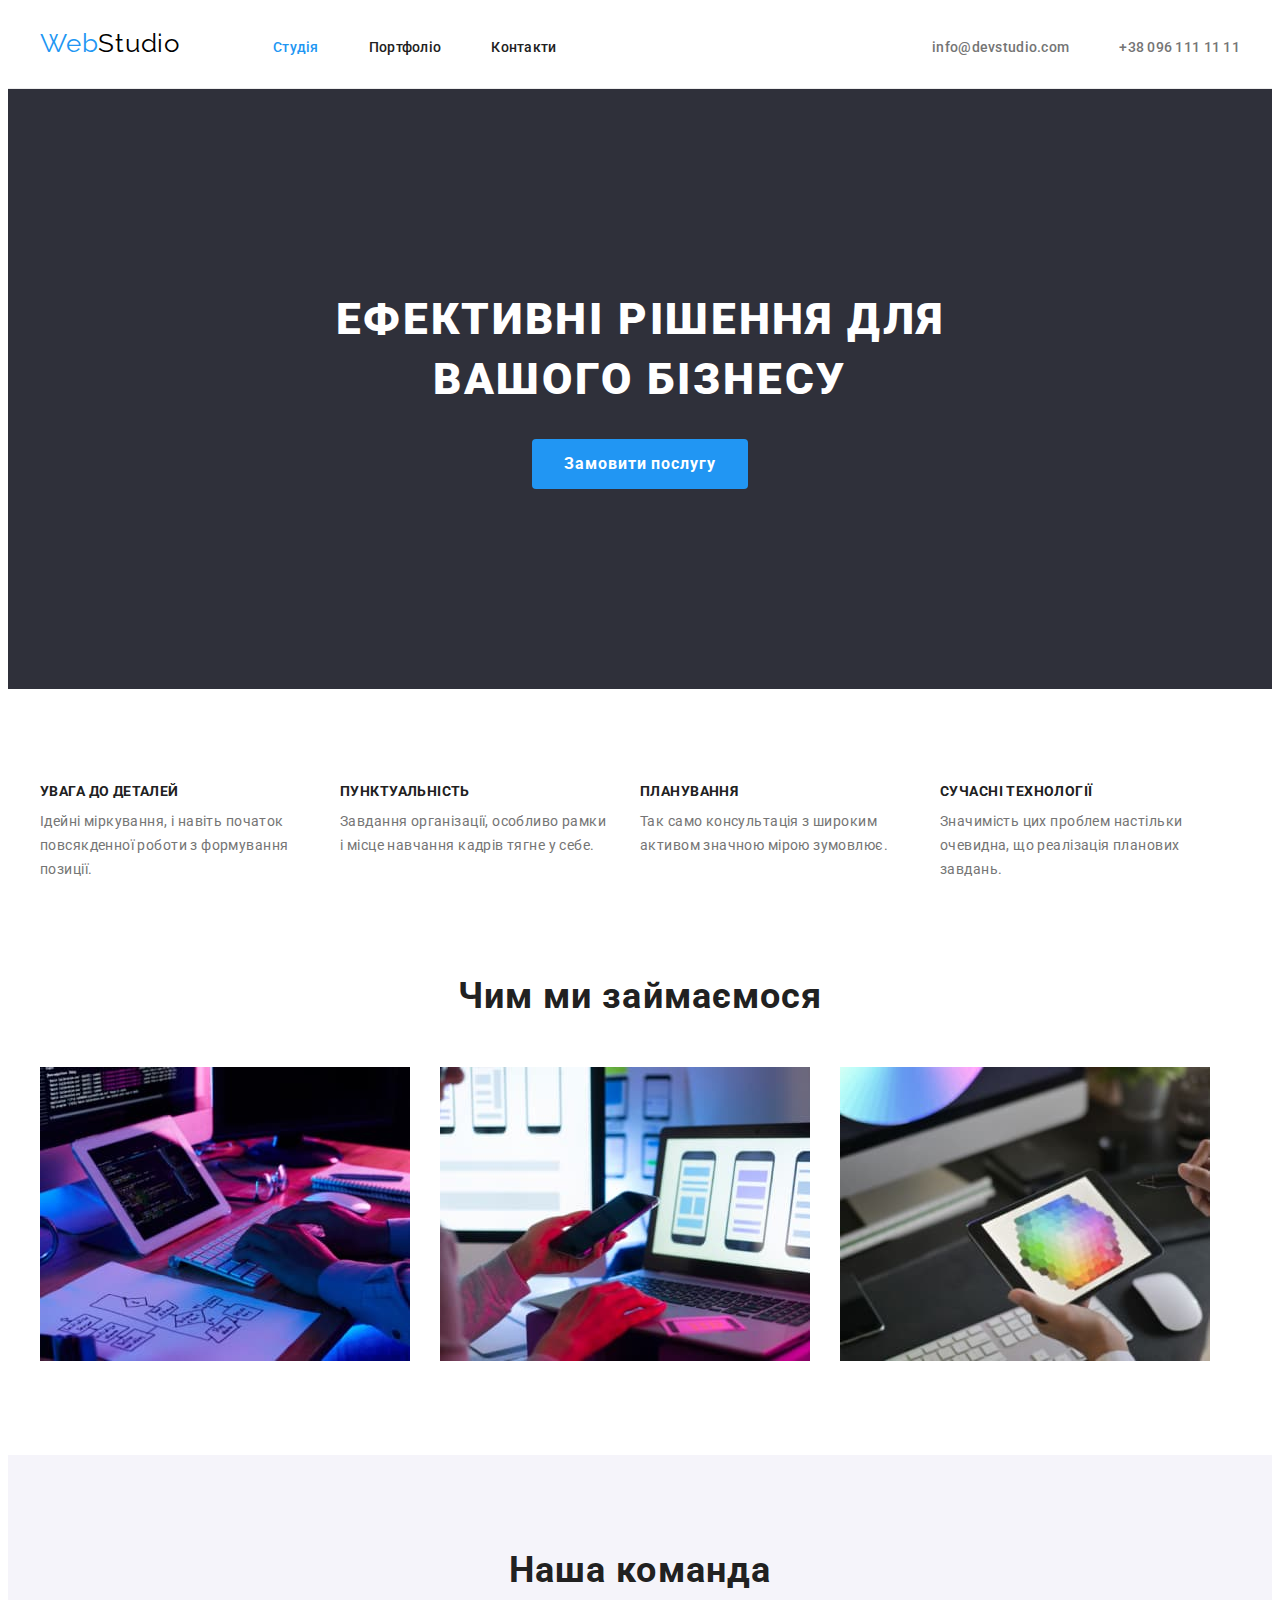
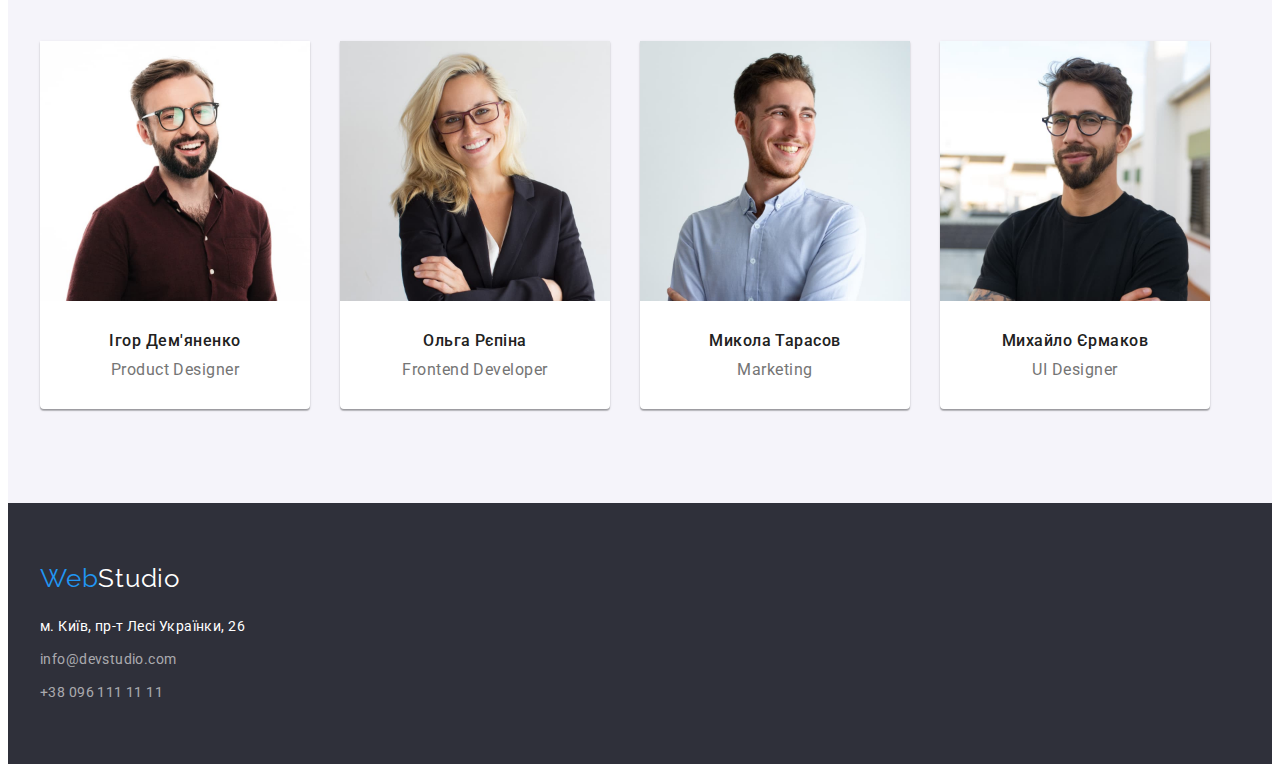
<file: index.html>
<!DOCTYPE html>
<html lang="UK">
  <head>
    <meta charset="UTF-8" />
    <meta http-equiv="X-UA-Compatible" content="IE=edge" />
    <meta name="viewport" content="width=device-width, initial-scale=1.0" />
    <title>Document</title>
    <!---------------------------- шфирти -->
    <link rel="preconnect" href="https://fonts.googleapis.com" />
    <link rel="preconnect" href="https://fonts.gstatic.com" crossorigin />
    <link
      href="https://fonts.googleapis.com/css2?family=Montserrat:wght@400;700&family=Raleway:wght@700&family=Roboto:wght@400;500;700;900&display=swap"
      rel="stylesheet"
    />
    <!-- -------------------------------нормалізатор -->
    <link
      rel="stylesheet"
      href="https://cdnjs.cloudflare.com/ajax/libs/modern-normalize/1.1.0/modern-normalize.min.css"
      integrity="sha512-wpPYUAdjBVSE4KJnH1VR1HeZfpl1ub8YT/NKx4PuQ5NmX2tKuGu6U/JRp5y+Y8XG2tV+wKQpNHVUX03MfMFn9Q=="
      crossorigin="anonymous"
      referrerpolicy="no-referrer"
    />
    <!-- ------------------------------------ екстернал табл стилів -->
    <link rel="stylesheet" href="./css/styles.css" />
  </head>
  <body>
    <header class="header">
      <!-- -----------------------------------------------контейнер -->
      <div class="container heder-container">
        <nav class="navigation">
          <a class="logo link" lang="en" href="./index.html"
            >Web<span class="header-logo">Studio</span></a
          >
          <ul class="navigation-list list">
            <li class="navigation-item">
              <a class="navigation-link link current" href="/index.html"
                >Студія</a
              >
            </li>
            <li class="navigation-item">
              <a class="navigation-link link" href="./portfolio.html"
                >Портфоліо</a
              >
            </li>
            <li class="navigation-item">
              <a class="navigation-link link" href="">Контакти</a>
            </li>
          </ul>
        </nav>
        <ul class="contact-list list">
          <li class="contact-item">
            <a class="item-mail link" href="mailto:info@devstudio.com"
              >info@devstudio.com</a
            >
          </li>
          <li class="contact-item">
            <a class="item-tel link" href="tel:+380961111111"
              >+38 096 111 11 11</a
            >
          </li>
        </ul>
      </div>
    </header>
    <main>
      <!-- герой -->
      <!-- ---------------------------------------------------секція -->
      <section class="hero hero-section">
        <h1 class="hero-title">
          Ефективні рішення для <br />
          вашого бізнесу
        </h1>
        <button type="button" class="hero-btn">Замовити послугу</button>
      </section>
      <!-- переваги -->
      <!-- ---------------------------------------------------секція -->
      <section class="preference preference-section">
        <!-- ------------------------------------------------контейнер -->
        <div class="container">
          <h2 class="preference-title visually-hidden">Переваги</h2>
          <!-- Прихований заголовок -->
          <ul class="preference-list list">
            <li class="preference-item">
              <h3 class="preference-subtitle">УВАГА ДО ДЕТАЛЕЙ</h3>
              <p class="preference-text">
                Ідейні міркування, і навіть початок повсякденної роботи з
                формування позиції.
              </p>
            </li>
            <li class="preference-item">
              <h3 class="preference-subtitle">ПУНКТУАЛЬНІСТЬ</h3>
              <p class="preference-text">
                Завдання організації, особливо рамки і місце навчання кадрів
                тягне у себе.
              </p>
            </li>
            <li class="preference-item">
              <h3 class="preference-subtitle">ПЛАНУВАННЯ</h3>
              <p class="preference-text">
                Так само консультація з широким активом значною мірою зумовлює.
              </p>
            </li>
            <li class="preference-item">
              <h3 class="preference-subtitle">СУЧАСНІ ТЕХНОЛОГІЇ</h3>
              <p class="preference-text">
                Значимість цих проблем настільки очевидна, що реалізація
                планових завдань.
              </p>
            </li>
          </ul>
        </div>
      </section>
      <!-- робоча секція -->
      <!-- ---------------------------------------------------секція -->
      <section class="work work-section">
        <!-- ------------------------------------------------контейнер -->
        <div class="container">
          <h2 class="work-title">Чим ми займаємося</h2>
          <ul class="work-list list">
            <li class="work-list-item">
              <a href="">
                <img
                  src="./images/activity-1.jpg"
                  alt="Людина друкує на компютері"
                  width="370"
                />
              </a>
            </li>
            <li class="work-list-item">
              <a href="">
                <img
                  src="./images/activity-2.jpg"
                  alt="Синхронізація мобільного телефону та компютера"
                  width="370"
                />
              </a>
            </li>
            <li class="work-list-item">
              <a href="">
                <img
                  src="./images/activity-3.jpg"
                  alt="Людина малює фігури на планшеті"
                  width="370"
                />
              </a>
            </li>
          </ul>
        </div>
      </section>
      <!-- КОМАНДА -->
      <!-- ----------------------------------------------------секція -->
      <section class="team team-section">
        <!-- ------------------------------------------------контейнер -->
        <div class="container">
          <h2 class="team-title">Наша команда</h2>
          <ul class="team-list list">
            <li class="team-list-item">
              <img
                class="team-list-img"
                src="./images/photo-1.jpg"
                alt="Член команди №1"
                width="270"
              />
              <div class="teammate-info">
                <h3 class="team-subtitle">Ігор Дем'яненко</h3>
                <p class="team-text">Product Designer</p>
              </div>
            </li>
            <li class="team-list-item">
              <img
                class="team-list-img"
                src="./images/photo-2.jpg"
                alt="Член команди №2"
                width="270"
              />
              <div class="teammate-info">
                <h3 class="team-subtitle">Ольга Рєпіна</h3>
                <p class="team-text">Frontend Developer</p>
              </div>
            </li>
            <li class="team-list-item">
              <img
                class="team-list-img"
                src="./images/photo-3.jpg"
                alt="Член команди №3"
                width="270"
              />
              <div class="teammate-info">
                <h3 class="team-subtitle">Микола Тарасов</h3>
                <p class="team-text">Marketing</p>
              </div>
            </li>
            <li class="team-list-item">
              <img
                class="team-list-img"
                src="./images/photo-4.jpg"
                alt="Член команди №4"
                width="270"
              />
              <div class="teammate-info">
                <h3 class="team-subtitle">Михайло Єрмаков</h3>
                <p class="team-text">UI Designer</p>
              </div>
            </li>
          </ul>
        </div>
      </section>
    </main>
    <!-- ФУТЕР -->
    <footer class="footer">
      <!-- -----------------------------------------------контейнер -->
      <div class="container">
        <a class="logo-link-footer link" href="./index.html"
          >Web<span class="footer-logo">Studio</span></a
        >
        <address class="address">
          <ul class="address-list list">
            <li class="address-link-item">
              <a
                class="address-map"
                href=""
                target="_blank"
                rel="noopener noreferrer nofollow"
                >м. Київ, пр-т Лесі Українки, 26</a
              >
            </li>
            <li class="address-link-item">
              <a class="address-mail" href="mailto:info@devstudio.com"
                >info@devstudio.com</a
              >
            </li>
            <li class="address-link-item">
              <a class="address-tel" href="tel:+380961111111"
                >+38 096 111 11 11</a
              >
            </li>
          </ul>
        </address>
      </div>
    </footer>
  </body>
</html>
</file>
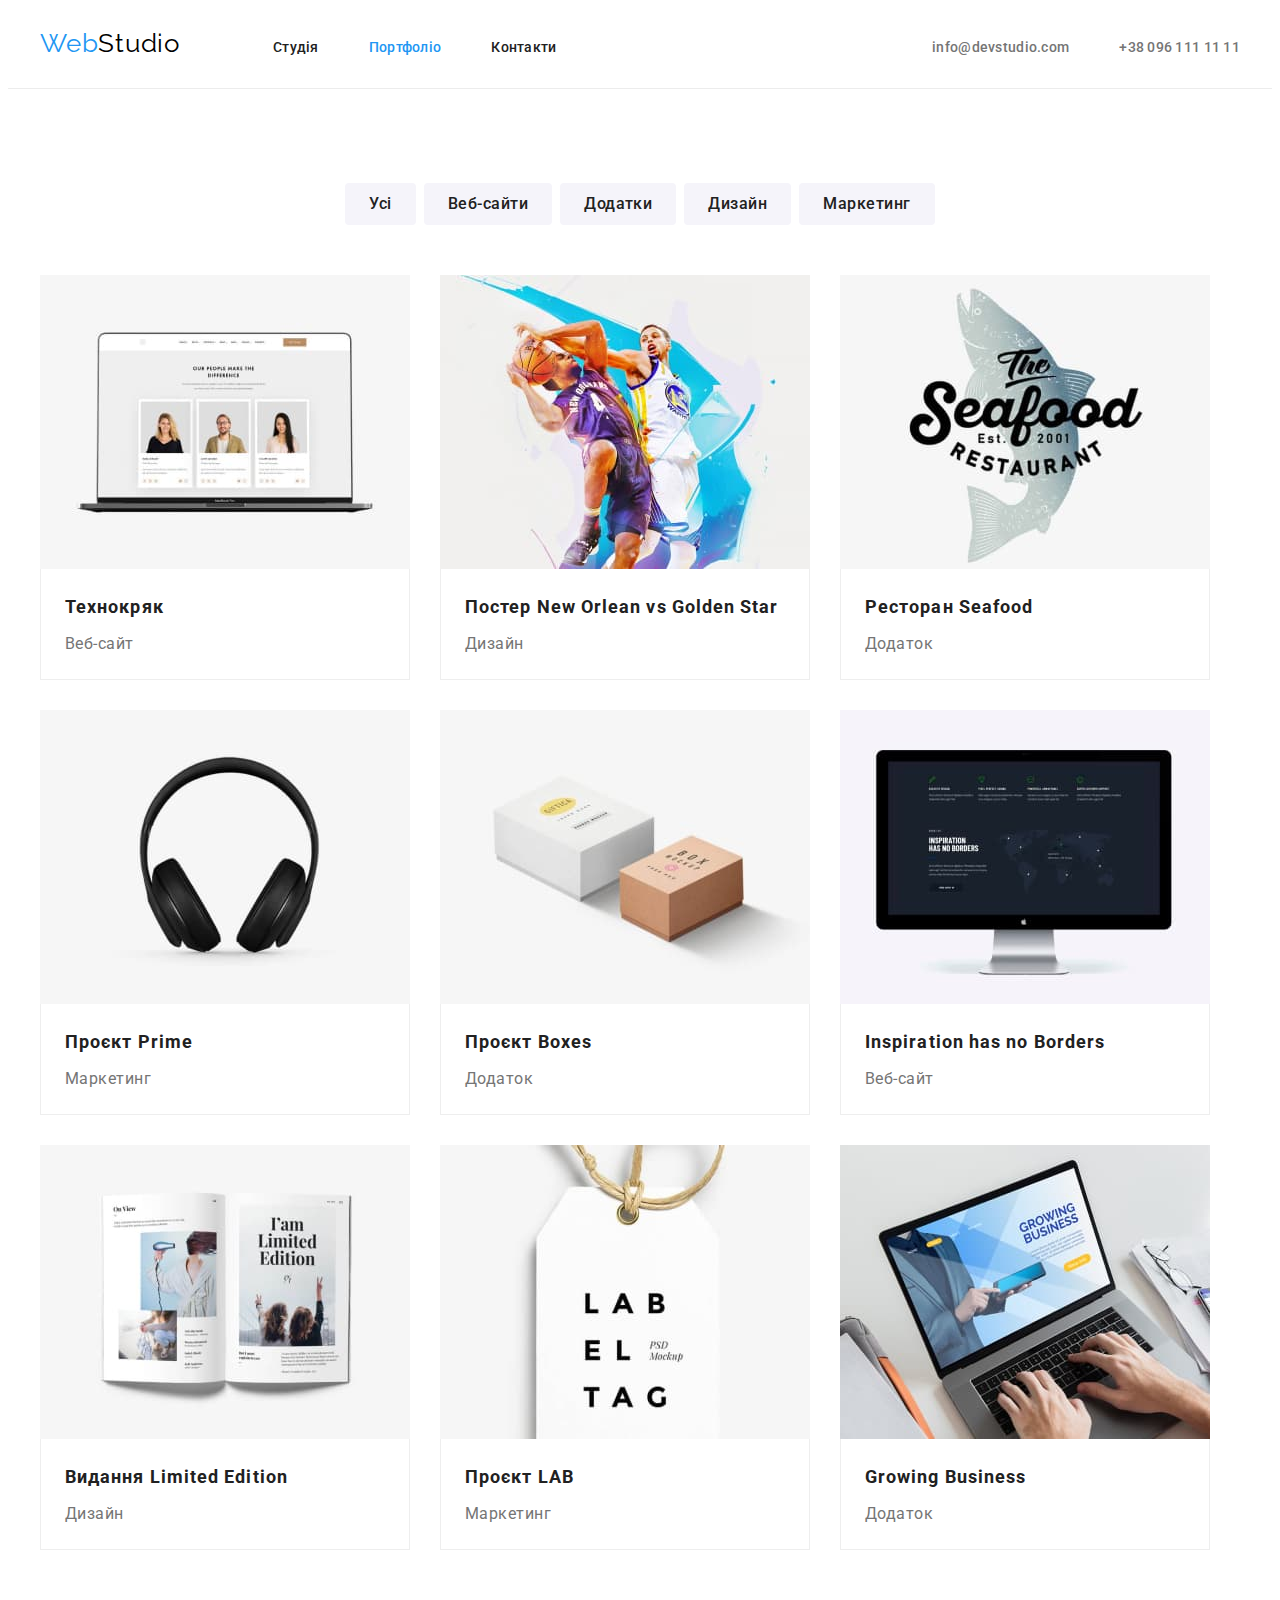
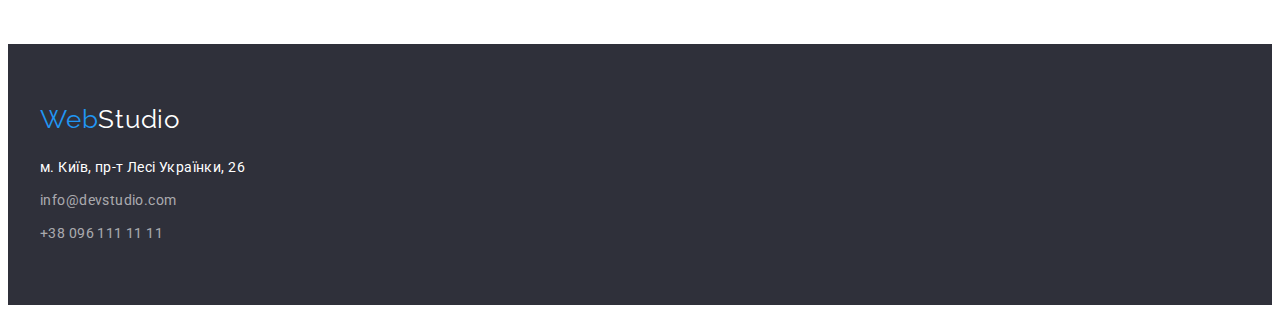
<file: portfolio.html>
<!DOCTYPE html>
<html lang="UK">
  <head>
    <meta charset="UTF-8" />
    <meta http-equiv="X-UA-Compatible" content="IE=edge" />
    <meta name="viewport" content="width=device-width, initial-scale=1.0" />
    <title>Document</title>
    <!---------------------------- шфирти -->
    <link rel="preconnect" href="https://fonts.googleapis.com" />
    <link rel="preconnect" href="https://fonts.gstatic.com" crossorigin />
    <link
      href="https://fonts.googleapis.com/css2?family=Montserrat:wght@400;700&family=Raleway:wght@700&family=Roboto:wght@400;500;700;900&display=swap"
      rel="stylesheet"
    />
    <!-- -------------------------------нормалізатор -->
    <link
      rel="stylesheet"
      href="https://cdnjs.cloudflare.com/ajax/libs/modern-normalize/1.1.0/modern-normalize.min.css"
      integrity="sha512-wpPYUAdjBVSE4KJnH1VR1HeZfpl1ub8YT/NKx4PuQ5NmX2tKuGu6U/JRp5y+Y8XG2tV+wKQpNHVUX03MfMFn9Q=="
      crossorigin="anonymous"
      referrerpolicy="no-referrer"
    />
    <!-- ------------------------------------ екстернал табл стилів -->
    <link rel="stylesheet" href="./css/styles.css" />
  </head>
  <body>
    <header class="header">
      <!-- -----------------------------------------------контейнер -->
      <div class="container heder-container">
        <nav class="navigation">
          <a class="logo link" lang="en" href="./index.html"
            >Web<span class="header-logo">Studio</span></a
          >
          <ul class="navigation-list list">
            <li class="navigation-item">
              <a class="navigation-link link" href="./index.html">Студія</a>
            </li>
            <li class="navigation-item">
              <a class="navigation-link link current" href="">Портфоліо</a>
            </li>
            <li class="navigation-item">
              <a class="navigation-link link" href="">Контакти</a>
            </li>
          </ul>
        </nav>
        <ul class="contact-list list">
          <li class="contact-item">
            <a class="item-mail link" href="mailto:info@devstudio.com"
              >info@devstudio.com</a
            >
          </li>
          <li class="contact-item">
            <a class="item-tel link" href="tel:+380961111111"
              >+38 096 111 11 11</a
            >
          </li>
        </ul>
      </div>
    </header>
    <main>
      <!-- секція -->
      <section class="portfolio-section">
        <!-- контейнер -->
        <div class="container">
          <!-- прихований -->
          <h1 class="portfolio-title visually-hidden">Категорії</h1>
          <!-- ----------------------------------------------кнопки -->
          <ul class="portfolio-filtrs list">
            <!-- ховер - фокус -->
            <li class="p-filtr-item">
              <button type="button" class="filtr-btn first-btn btn">Усі</button>
            </li>
            <li class="p-filtr-item">
              <button type="button" class="filtr-btn second-btn btn">
                Веб-сайти
              </button>
            </li>
            <li class="p-filtr-item">
              <button type="button" class="filtr-btn third-btn btn">
                Додатки
              </button>
            </li>
            <li class="p-filtr-item">
              <button type="button" class="filtr-btn fourth-btn btn">
                Дизайн
              </button>
            </li>
            <li class="p-filtr-item">
              <button type="button" class="filtr-btn fifth-btn btn">
                Маркетинг
              </button>
            </li>
          </ul>
          <!-- ----------------------------------------------проекти -->
          <ul class="portfolio-projects list">
            <li class="p-projects-item">
              <a class="p-projects-link link" href="">
                <img
                  src="./images/portfolio1.jpg"
                  alt="команда з трьох"
                  width="370"
                />
                <div class="project-info">
                  <h2 class="p-projects-title">Технокряк</h2>
                  <p class="p-projects-text">Веб-сайт</p>
                </div>
              </a>
            </li>
            <li class="p-projects-item">
              <a class="p-projects-link link" href="">
                <img
                  src="./images/portfolio2.jpg"
                  alt="баскетбол"
                  width="370"
                />
                <div class="project-info">
                  <h2 class="p-projects-title">
                    Постер New Orlean vs Golden Star
                  </h2>
                  <p class="p-projects-text">Дизайн</p>
                </div>
              </a>
            </li>
            <li class="p-projects-item">
              <a class="p-projects-link link" href="">
                <img
                  src="./images/portfolio3.jpg"
                  alt="реклама ректорану"
                  width="370"
                />
                <div class="project-info">
                  <h2 class="p-projects-title">Ресторан Seafood</h2>
                  <p class="p-projects-text">Додаток</p>
                </div>
              </a>
            </li>
            <li class="p-projects-item">
              <a class="p-projects-link link" href="">
                <img
                  src="./images/portfolio4.jpg"
                  alt="навушники"
                  width="370"
                />
                <div class="project-info">
                  <h2 class="p-projects-title">Проєкт Prime</h2>
                  <p class="p-projects-text">Маркетинг</p>
                </div>
              </a>
            </li>
            <li class="p-projects-item">
              <a class="p-projects-link link" href="">
                <img
                  src="./images/portfolio5.jpg"
                  alt="дві коробочки з картону"
                  width="370"
                />
                <div class="project-info">
                  <h2 class="p-projects-title">Проєкт Boxes</h2>
                  <p class="p-projects-text">Додаток</p>
                </div>
              </a>
            </li>
            <li class="p-projects-item">
              <a class="p-projects-link link" href="">
                <img src="./images/portfolio6.jpg" alt="компютер" width="370" />
                <div class="project-info">
                  <h2 class="p-projects-title">Inspiration has no Borders</h2>
                  <p class="p-projects-text">Веб-сайт</p>
                </div>
              </a>
            </li>
            <li class="p-projects-item">
              <a class="p-projects-link link" href="">
                <img src="./images/portfolio7.jpg" alt="книга" width="370" />
                <div class="project-info">
                  <h2 class="p-projects-title">Видання Limited Edition</h2>
                  <p class="p-projects-text">Дизайн</p>
                </div>
              </a>
            </li>
            <li class="p-projects-item">
              <a class="p-projects-link link" href="">
                <img src="./images/portfolio8.jpg" alt="етикетка" width="370" />
                <div class="project-info">
                  <h2 class="p-projects-title">Проєкт LAB</h2>
                  <p class="p-projects-text">Маркетинг</p>
                </div>
              </a>
            </li>
            <li class="p-projects-item">
              <a class="p-projects-link link" href="">
                <img src="./images/portfolio9.jpg" alt="ноутбук" width="370" />
                <div class="project-info">
                  <h2 class="p-projects-title">Growing Business</h2>
                  <p class="p-projects-text">Додаток</p>
                </div>
              </a>
            </li>
          </ul>
        </div>
      </section>
    </main>
    <!-- ФУТЕР -->
    <footer class="footer">
      <!-- -----------------------------------------------контейнер -->
      <div class="container">
        <a class="logo-link-footer link" href="./index.html"
          >Web<span class="footer-logo">Studio</span></a
        >
        <address class="address">
          <ul class="address-list list">
            <li class="address-link-item">
              <a
                class="address-map"
                href=""
                target="_blank"
                rel="noopener noreferrer nofollow"
                >м. Київ, пр-т Лесі Українки, 26</a
              >
            </li>
            <li class="address-link-item">
              <a class="address-mail" href="mailto:info@devstudio.com"
                >info@devstudio.com</a
              >
            </li>
            <li class="address-link-item">
              <a class="address-tel" href="tel:+380961111111"
                >+38 096 111 11 11</a
              >
            </li>
          </ul>
        </address>
      </div>
    </footer>
  </body>
</html>
</file>
<file: css/styles.css>
:root {
  --brand-color: #2196f3;
  --text-color: #757575;
}

body {
  font-family: "Roboto", sans-serif;
  background-color: #ffffff;
}

/*---------------------- лінк ліст */
.link {
  text-decoration: none;
}
.list {
  list-style: none;
  margin: 0;
  padding: 0;
}
h1,
h2,
h3,
h4,
h5,
h6,
p {
  margin: 0;
}
img {
  display: block;
  max-width: 100%;
  height: auto;
}
.container {
  width: 1200px;
  padding-left: 15px;
  padding-right: 15px;
  margin-left: auto;
  margin-right: auto;
}
/* ------------------------------Хедер */
.header {
  background-color: #ffffff;
   border-bottom: 1px solid #ececec;
}
.logo {
  font-family: "Raleway", sans-serif;
  font-size: 26px;
  line-height: 1.19;
  letter-spacing: 0.03em;
  color: var(--brand-color);
}

.header-logo {
  color: #000000;
}

.heder-container {
  display: flex;
  align-items: center;
}

/*---------------------- навігація */
.navigation {
  display: flex;
  align-items: baseline;
}

.navigation-list {
  display: flex;
  margin-left: 93px;
  text-align: center;
}
.navigation-item:not(:last-child) {
  margin-right: 50px;
}

.navigation-link {
  display: block;
  padding-top: 32px;
  padding-bottom: 32px;

  font-weight: 500;
  font-size: 14px;
  line-height: 1.14;
  letter-spacing: 0.02em;
  color: #212121;
}
.navigation-link:hover,
.navigation-link:focus {
  color: var(--brand-color);
}
.contact-list {
  display: flex;
  margin-left: auto;
  align-items: baseline;
}
.contact-item:not(:last-child) {
  margin-right: 50px;
}
.item-mail {
  display: block;
  padding-top: 32px;
  padding-bottom: 32px;

  font-weight: 500;
  font-size: 14px;
  line-height: 1.14;
  letter-spacing: 0.02em;
  color: var(--text-color);
}
.item-tel {
  display: block;
  padding-top: 32px;
  padding-bottom: 32px;

  font-weight: 500;
  font-size: 14px;
  line-height: 1.14;
  letter-spacing: 0.02em;
  color: var(--text-color);
}
.item-mail:hover,
.item-mail:focus {
  color: var(--brand-color);
}
.item-tel:hover,
.item-tel:focus {
  color: var(--brand-color);
}
.navigation-link.current {
  color: var(--brand-color);
}

/*------------------------------ ГЕРОЙ */
.hero-section {
  padding-top: 200px;
  padding-bottom: 200px;
}

.hero {
  background: #2f303a;
  text-align: center;
}
.hero-title {
  font-weight: 900;
  font-size: 44px;
  line-height: calc(60 / 44);
  text-align: center;
  letter-spacing: 0.06em;
  text-transform: uppercase;
  color: #ffffff;

  margin-bottom: 30px;
}

.hero-btn {
  display: inline-block;
  font-family: inherit;
  font-style: normal;
  font-weight: 700;
  font-size: 16px;
  line-height: calc(30 / 16);
  letter-spacing: 0.06em;
  color: #ffffff;

  min-width: 216px;
  min-height: 50px;
  padding: 8px 30px;
  border-radius: 4px;
  border-color: transparent;
  cursor: pointer;
  background: var(--brand-color);
}

.hero-btn:hover,
.hero-btn:focus {
  background-color: rgb(8, 117, 219);
}

/*------------------------------ ПЕРЕВАГИ */
.preference-section {
  padding-top: 94px;
  padding-bottom: 94px;
}
.visually-hidden {
  position: absolute;
  white-space: nowrap;
  width: 1px;
  height: 1px;
  overflow: hidden;
  border: 0;
  padding: 0;
  clip: rect(0 0 0 0);
  clip-path: inset(50%);
  margin: -1px;
}
.preference-list {
  display: flex;
  text-align: left;
  gap: 30px;
}
.preference-subtitle {
  font-size: 14px;
  line-height: calc(16 / 14);
  letter-spacing: 0.03em;
  text-transform: uppercase;
  color: #212121;

  margin-bottom: 10px;
}
.preference-text {
  font-size: 14px;
  line-height: calc(24 / 14);
  letter-spacing: 0.03em;
  color: var(--text-color);
}
.preference-item {
  width: 270px;
}
/* -----------------------------ЗАЙНЯТІСТЬ */
.work-section {
  padding-bottom: 94px;
}
.work-title {
  font-size: 36px;
  line-height: calc(42 / 36);
  text-align: center;
  letter-spacing: 0.03em;
  color: #212121;

  margin-bottom: 50px;
}
.work-list {
  display: flex;
  gap: 30px;
}

/* ------------------------------КОМАНДА */
.team-section {
  padding-top: 94px;
  padding-bottom: 94px;
}
.team {
  background: #f5f4fa;
}
.team-title {
  font-size: 36px;
  line-height: calc(42 / 36);
  text-align: center;
  letter-spacing: 0.03em;
  color: #212121;

  margin-bottom: 50px;
}
.team-list {
  display: flex;
  gap: 30px;
}

.team-list-item {
  width: 270px;
  border-radius: 0px 0px 4px 4px;
  background: #ffffff;
  box-shadow: 0px 1px 3px rgba(0, 0, 0, 0.12), 0px 1px 1px rgba(0, 0, 0, 0.14),
    0px 2px 1px rgba(0, 0, 0, 0.2);
}
.teammate-info {
  text-align: center;
  padding-top: 30px;
  padding-bottom: 30px;
}
.team-subtitle {
  font-weight: 500;
  font-size: 16px;
  line-height: calc(19 / 16);
  letter-spacing: 0.03em;
  color: #212121;

  margin-bottom: 10px;
}
.team-text {
  font-size: 16px;
  line-height: calc(19 / 16);
  letter-spacing: 0.03em;
  color: var(--text-color);
}

/* ____________________________ФУТЕР */

.footer {
  background: #2f303a;
  padding-top: 60px;
  padding-bottom: 60px;
}
.logo-link-footer {
  display: inline-block;
  font-family: "Raleway", sans-serif;
  font-size: 26px;
  line-height: calc(31 / 26);
  letter-spacing: 0.03em;
  color: var(--brand-color);
  margin-bottom: 20px;
}
.footer-logo {
  color: #ffffff;
}

.address-map {
  font-size: 14px;
  line-height: calc(24 / 14);
  letter-spacing: 0.03em;
  font-style: normal;
  color: #ffffff;
  display: inline-block;
  margin-bottom: 9px;
}

.address-map,
.address-tel,
.address-mail {
  text-decoration: none;
}

.address-mail {
  display: inline-block;
  margin-bottom: 9px;

  font-style: normal;
  font-size: 14px;
  line-height: calc(24 / 14);
  letter-spacing: 0.03em;
  color: rgba(255, 255, 255, 0.6);
}
.address-tel {
  font-style: normal;
  font-size: 14px;
  line-height: calc(24 / 14);
  letter-spacing: 0.03em;
  color: rgba(255, 255, 255, 0.6);
}
.address-tel:hover,
.address-tel:focus {
  color: var(--brand-color);
}
.address-mail:hover,
.address-mail:focus {
  color: var(--brand-color);
}

/* =================================== */
/* =========ПОРТФОЛІО ХТМЛ============ */
/* =================================== */
.portfolio-section {
  padding-top: 94px;
  padding-bottom: 94px;
}
.portfolio-filtrs {
  display: flex;
  gap: 8px;
  align-items: center;
  justify-content: center;
  margin-bottom: 50px;
}

.filtr-btn {
  font-family: inherit;
  font-style: normal;
  font-weight: 500;
  font-size: 16px;
  line-height: calc(26 / 16);
  text-align: center;
  letter-spacing: 0.03em;
  color: #212121;
  background: #f5f4fa;
  border-radius: 4px;
  cursor: pointer;
  padding: 6px 22px;
  border-color: transparent;
}
.btn:hover,
.btn:focus {
  color: #ffffff;
  background-color: var(--brand-color);
  padding: 6px 25px;
  box-shadow: 0px 3px 1px rgba(0, 0, 0, 0.1), 0px 1px 2px rgba(0, 0, 0, 0.08),
    0px 2px 2px rgba(0, 0, 0, 0.12);
}

/* список 2 */
.portfolio-projects {
  display: flex;
  flex-wrap: wrap;
  gap: 30px;
}
.p-projects-title {
  margin-bottom: 4px;
  font-size: 18px;
  line-height: calc(36 / 18);
  letter-spacing: 0.06em;
  color: #212121;
}
.p-projects-text {
  font-size: 16px;
  line-height: calc(30 / 16);
  letter-spacing: 0.03em;
  color: #757575;
}
.project-info {
  padding: 20px 24px;
  border: 1px solid #eeeeee;
  border-top: none;
}
</file>
